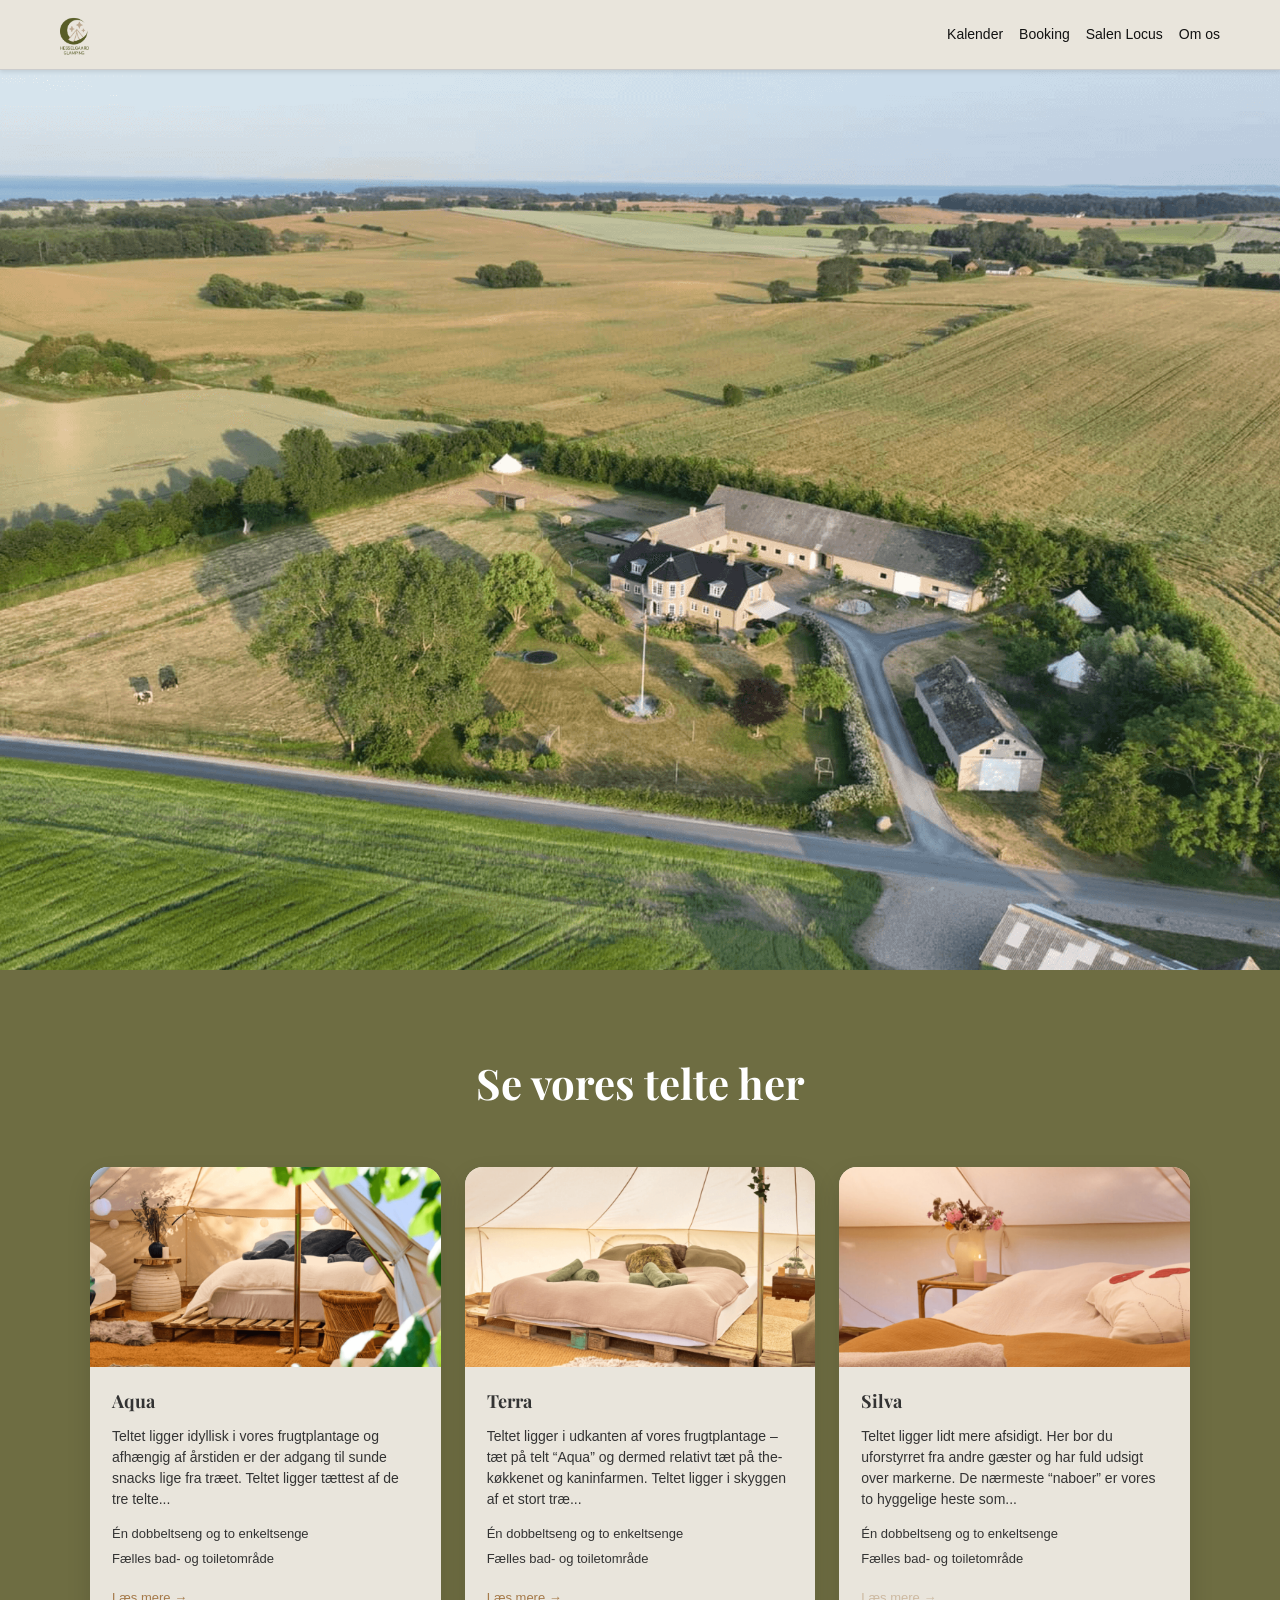
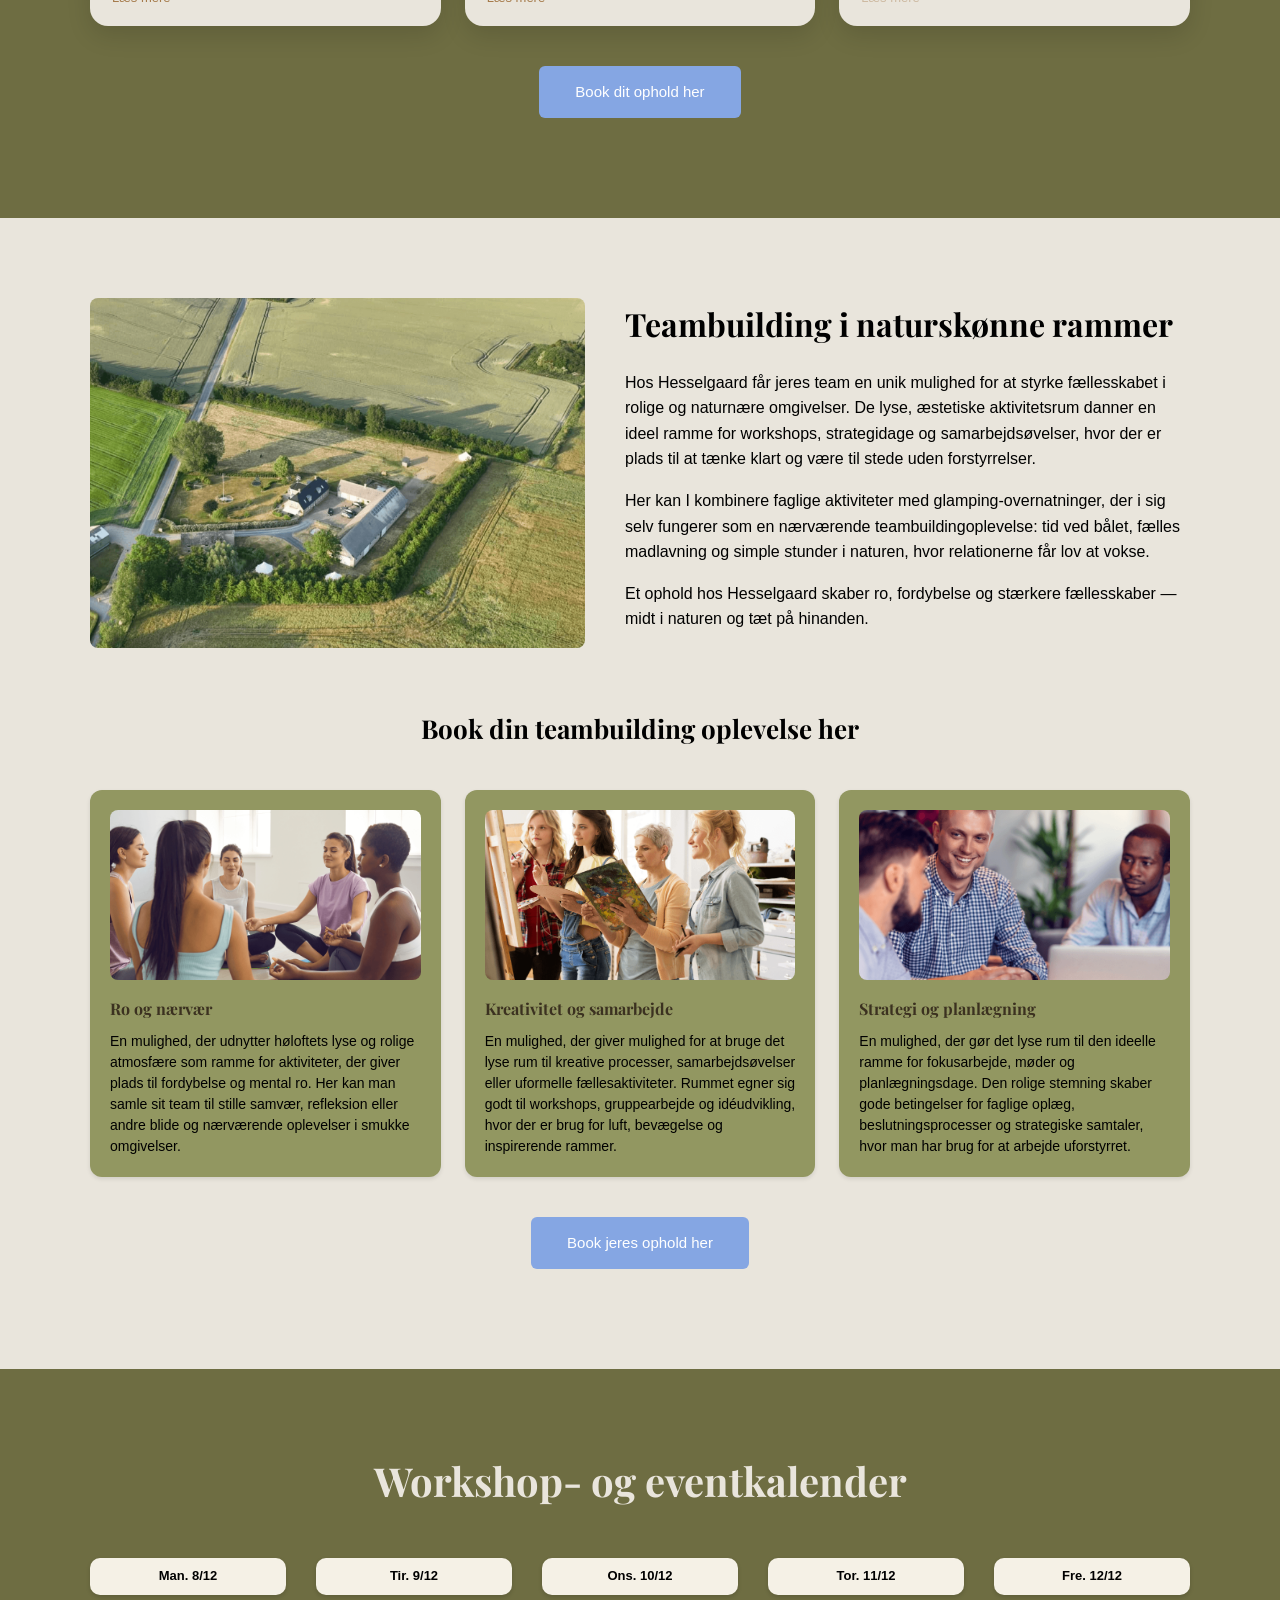
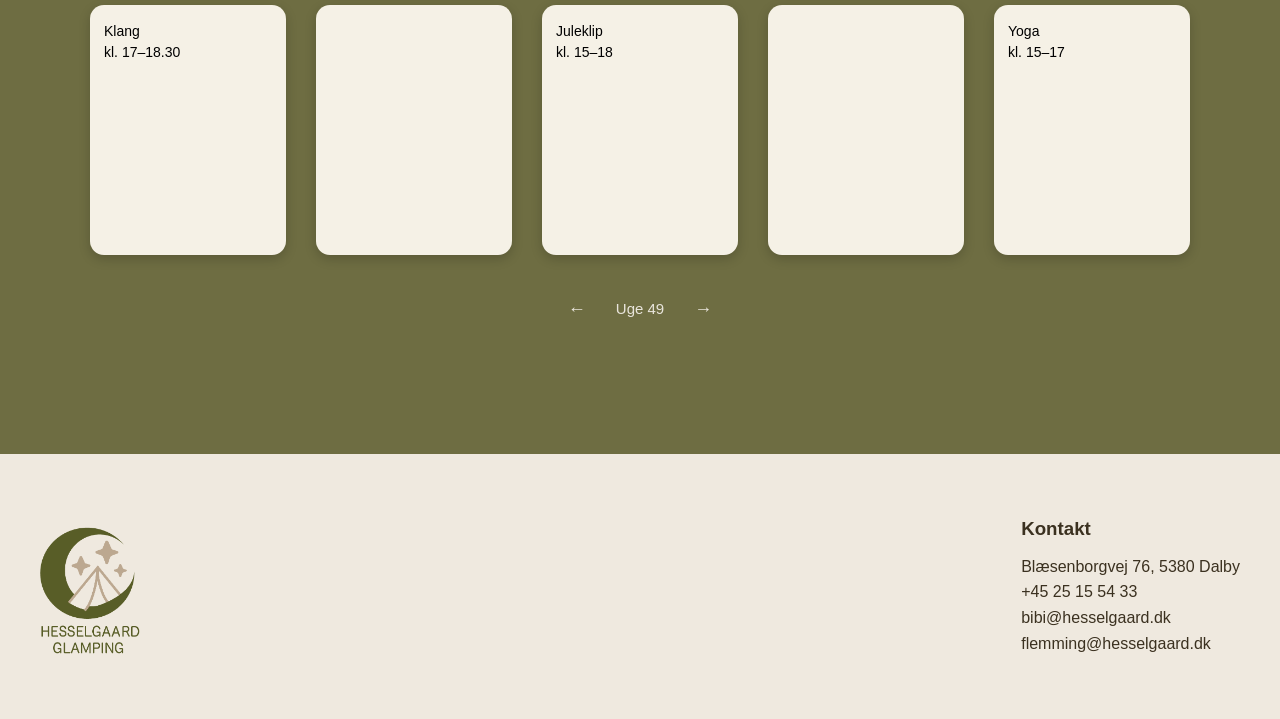
<file: index.html>
<!DOCTYPE html>
<html lang="da">
<head>
  <meta charset="UTF-8">
  <meta name="viewport" content="width=device-width, initial-scale=1.0">
  <title>Hesselgaard Glamping</title>
  <link href="https://fonts.googleapis.com/css2?family=Playfair+Display:wght@400;600&family=Poppins:wght@300;400;500&display=swap" rel="stylesheet">
  <link rel="stylesheet" href="style.css">
</head>
<body>
  <header class="navbar">
    <div class="navbarlogo">
      <img src="nyebilleder/logo--with-text.png" alt="Hesselgaard logo" class="navbarlogo--img">
    </div>

    <button class="burger" type="button" aria-label="Åbn menu" aria-controls="primary-navigation" aria-expanded="false" data-burger>
      <span class="burger__bar" aria-hidden="true"></span>
      <span class="burger__bar" aria-hidden="true"></span>
      <span class="burger__bar" aria-hidden="true"></span>
    </button>

    <nav class="navbar-links" id="primary-navigation" data-nav>
      <a href="#">Kalender</a>
      <a href="teambooking.html">Booking</a>
      <a href="locus.html">Salen Locus</a>
      <a href="omos.html">Om os</a>
    </nav>
  </header>
  <main>
    <section class="hero">
      <img src="nyebilleder/hesselgaard-1.png" alt="Hesselgaard forside" class="hero-img">
    </section>
  
    <section class="tents-section">
      <div class="tents-container">
        <h2 class="tents-heading">Se vores telte her</h2>

        <div class="tents-grid">
          <article class="tent-card">
            <img src="nyebilleder/aqua.png" alt="Teltet Aqua" class="tent-image">
            <div class="tent-content">
              <h3>Aqua</h3>
              <p>
                Teltet ligger idyllisk i vores frugtplantage og afhængig af årstiden er der adgang
                til sunde snacks lige fra træet. Teltet ligger tættest af de tre telte...
              </p>

              <ul class="tent-features">
                <li>Én dobbeltseng og to enkeltsenge</li>
                <li>Fælles bad- og toiletområde</li>
              </ul>

              <a href="#" class="tent-readmore">Læs mere →</a>
            </div>
          </article>

          <article class="tent-card">
            <img src="nyebilleder/terra.png" alt="Teltet Terra" class="tent-image">
            <div class="tent-content">
              <h3>Terra</h3>
              <p>
                Teltet ligger i udkanten af vores frugtplantage – tæt på telt “Aqua” og dermed relativt
                tæt på the-køkkenet og kaninfarmen. Teltet ligger i skyggen af et stort træ...
              </p>

              <ul class="tent-features">
                <li>Én dobbeltseng og to enkeltsenge</li>
                <li>Fælles bad- og toiletområde</li>
              </ul>

              <a href="#" class="tent-readmore">Læs mere →</a>
            </div>
          </article>

          <article class="tent-card">
            <img src="nyebilleder/silva.png" alt="Teltet Silva" class="tent-image">
            <div class="tent-content">
              <h3>Silva</h3>
              <p>
                Teltet ligger lidt mere afsidigt. Her bor du uforstyrret fra andre gæster og har fuld
                udsigt over markerne. De nærmeste “naboer” er vores to hyggelige heste som...
              </p>

              <ul class="tent-features">
                <li>Én dobbeltseng og to enkeltsenge</li>
                <li>Fælles bad- og toiletområde</li>
              </ul>

              <span class="tent-readmore disabled">Læs mere →</span>
            </div>
          </article>
        </div>

        <div class="tents-cta">
          <a href="#" class="book-btn">Book dit ophold her</a>
        </div>
      </div>
    </section>

    <section class="teambuilding">
      <div class="teambuilding-container">

        <div class="teambuilding-header">
          <img src="nyebilleder/hesselgaard-ovenfra.png" alt="Teambuilding billede" class="tb-image">
          
          <div class="tb-text">
            <h2>Teambuilding i naturskønne rammer</h2>
            <p>
              Hos Hesselgaard får jeres team en unik mulighed for at styrke fællesskabet i rolige og naturnære omgivelser.
              De lyse, æstetiske aktivitetsrum danner en ideel ramme for workshops, strategidage og samarbejdsøvelser, hvor der er plads til at tænke klart og være til stede uden forstyrrelser.
            </p>
            <p>
              Her kan I kombinere faglige aktiviteter med glamping-overnatninger, der i sig selv fungerer som en nærværende teambuildingoplevelse: tid ved bålet, fælles madlavning og simple stunder i naturen, hvor relationerne får lov at vokse.
            </p>
            <p>
              Et ophold hos Hesselgaard skaber ro, fordybelse og stærkere fællesskaber — midt i naturen og tæt på hinanden.
            </p>
          </div>
        </div>

        <h3 class="tb-subheading">Book din teambuilding oplevelse her</h3>

        <div class="tb-grid">

          <article class="tb-card">
            <img src="nyebilleder/ro.png" class="tb-card-image" alt="Folk der mediterer">
            <h4>Ro og nærvær</h4>
            <p>
              En mulighed, der udnytter høloftets lyse og rolige atmosfære som ramme for aktiviteter, der giver plads til fordybelse og mental ro.
              Her kan man samle sit team til stille samvær, refleksion eller andre blide og nærværende oplevelser i smukke omgivelser.
            </p>
          </article>


          <article class="tb-card">
            <img src="nyebilleder/krea.png" class="tb-card-image" alt="En gruppe kvinder der står foran et lærred og maler">
            <h4>Kreativitet og samarbejde</h4>
            <p>
              En mulighed, der giver mulighed for at bruge det lyse rum til kreative processer, samarbejdsøvelser eller uformelle fællesaktiviteter.
              Rummet egner sig godt til workshops, gruppearbejde og idéudvikling, hvor der er brug for luft, bevægelse og inspirerende rammer.
            </p>
          </article>

          <article class="tb-card">
            <img src="nyebilleder/strat.png" class="tb-card-image" alt="Mænd, der sidder i et møde">
            <h4>Strategi og planlægning</h4>
            <p>
              En mulighed, der gør det lyse rum til den ideelle ramme for fokusarbejde, møder og planlægningsdage.
              Den rolige stemning skaber gode betingelser for faglige oplæg, beslutningsprocesser og strategiske samtaler, hvor man har brug for at arbejde uforstyrret.
            </p>
          </article>
        </div>

        <div class="tb-cta">
          <a href="#" class="tb-btn">Book jeres ophold her</a>
        </div>
      </div>
    </section>




    <section class="calendar">
      <div class="calendar-container">
        <h2 class="calendar-heading">Workshop- og eventkalender</h2>

        <div class="calendar-grid" id="calendarGrid">

          <!-- Dagene laves i JS i stedet for HTML
          <article class="calendar-day">
            <div class="day-header">Man. 1/12</div>
            <div class="day-body">
              <p>Klang<br>kl. 17–18.30</p>
            </div>
          </article>

          <article class="calendar-day">
            <div class="day-header">Tir. 3/12</div>
            <div class="day-body">

            </div>
          </article>

          <article class="calendar-day">
            <div class="day-header">Ons. 4/12</div>
            <div class="day-body">
              <p>Juleklip<br>kl. 15–18</p>
            </div>
          </article>

          <article class="calendar-day">
            <div class="day-header">Tor. 5/12</div>
            <div class="day-body"></div>
          </article>

          <article class="calendar-day">
            <div class="day-header">Fre. 6/12</div>
            <div class="day-body">
              <p>Yoga<br>kl. 15–17</p>
            </div>
          </article>
          -->
        </div>

        <div class="calendar-week-nav">
          <button class="week-arrow">&larr;</button>
          <span>Uge 49</span>
          <button class="week-arrow">&rarr;</button>
        </div>
      </div>
    </section>
  </main>

   <!-- POPUP BOX -->
  <div id="popupBox" class="popup">
    <h3></h3>
    <p></p>
    <button class="tilmeld-btn">Tilmeld dig her</button>
  </div>

  <footer class="footer__wrapper">
      <div class="logo__footer">
          <img src="images/logo--with-text.png" alt="Hesselgaards logo">
      </div>
      <div class="footer__contact">
          <h3>Kontakt</h3>
          <p>
          Blæsenborgvej 76, 5380 Dalby<br>
          +45 25 15 54 33<br>
          bibi@hesselgaard.dk<br>
          flemming@hesselgaard.dk
          </p>
      </div>
  </footer>

  <script src="JavaScript/script.js" defer></script>
  <script src="JavaScript/kalender.js" defer></script>

</body>
</html>
</file>
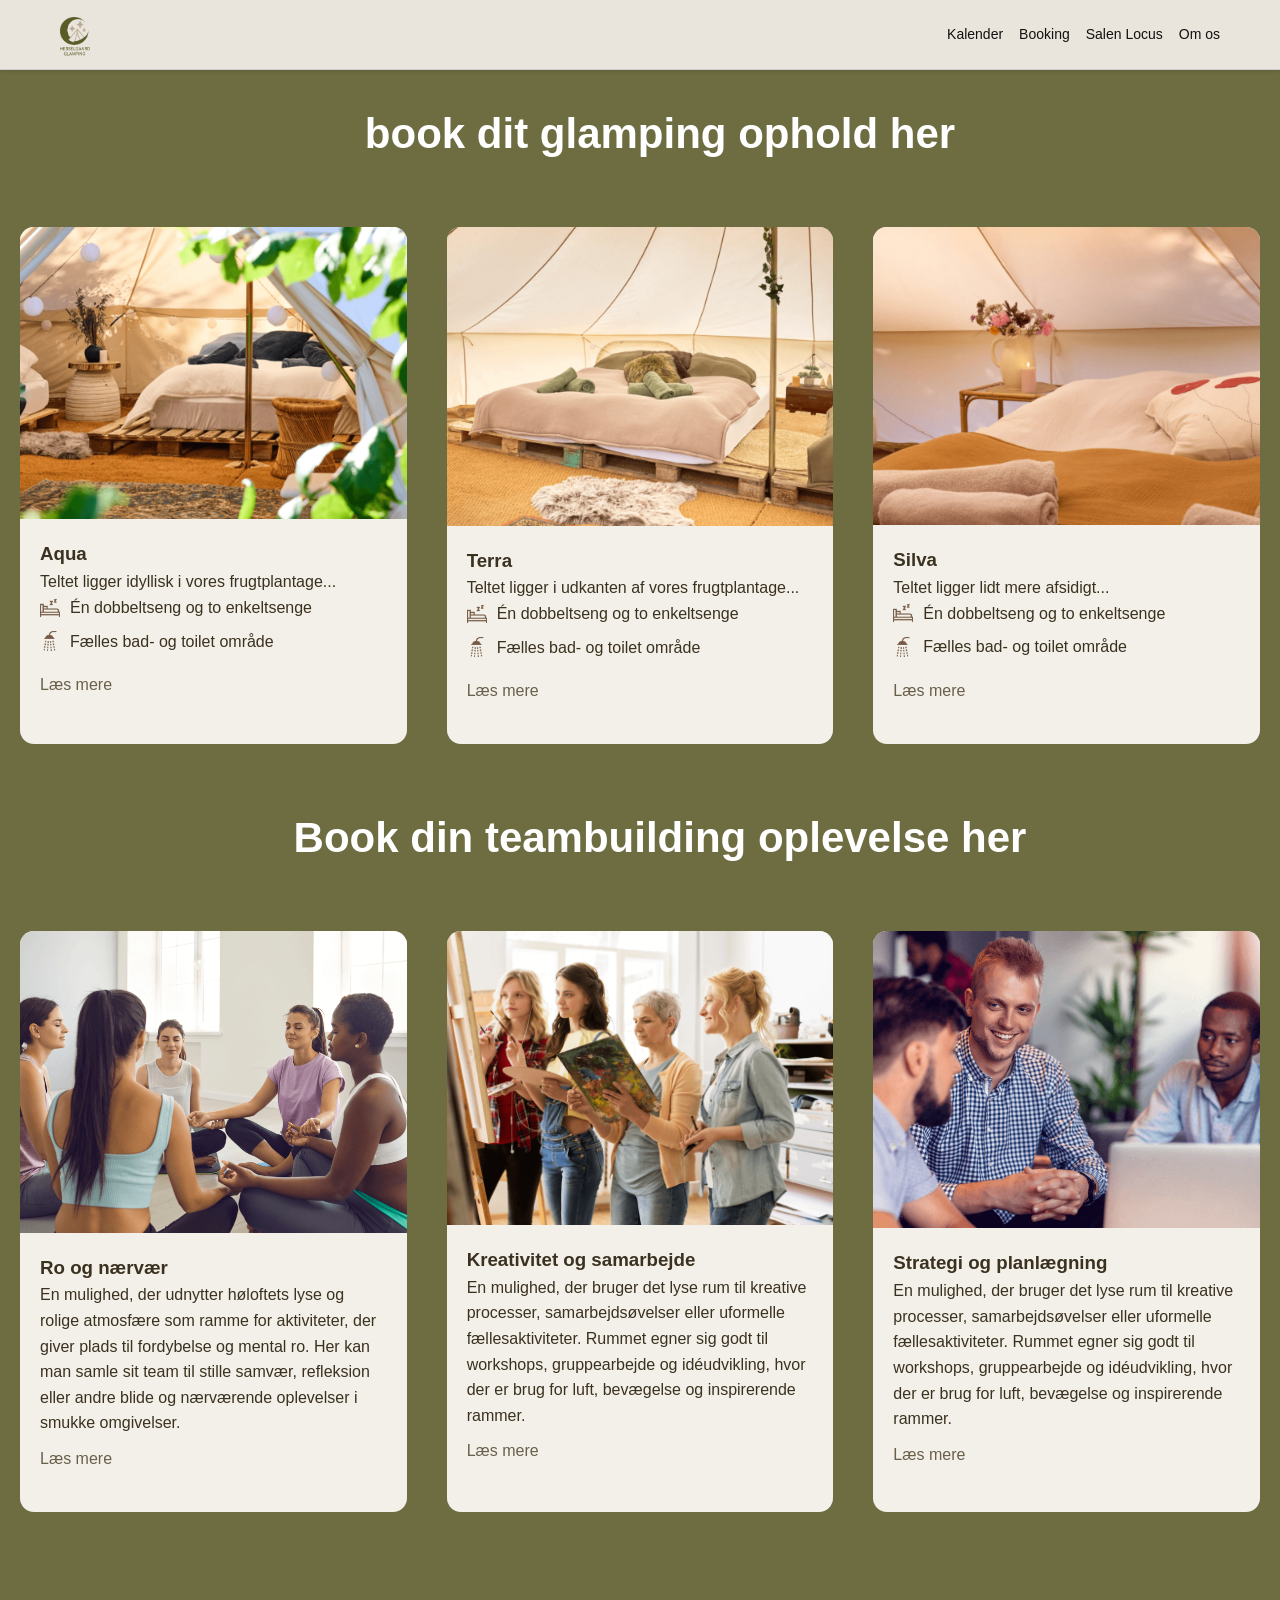
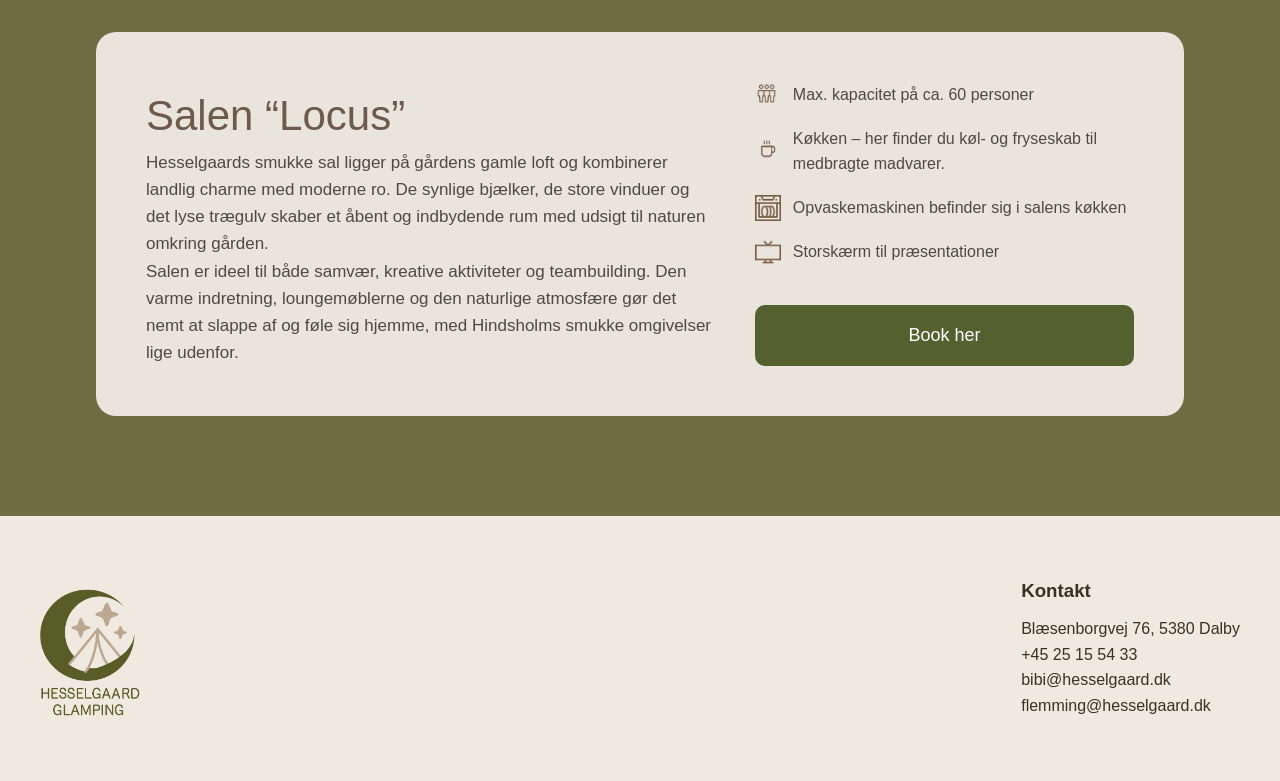
<file: teambooking.html>
<!DOCTYPE html>
<html lang="da">
<head>
  <meta charset="UTF-8">
  <title>Booking</title>
  <link rel="stylesheet" href="style.css" />
</head>
<body>
  <header class="navbar">
    <div class="navbar__logo">
      <img src="images/logo--with-text.png" alt="Hesselgaard logo" class="navbar__logo--img">
    </div>
    <nav class="navbar-links">
      <a href="#">Kalender</a>
      <a href="teambooking.html">Booking</a>
      <a href="locus.html">Salen Locus</a>
      <a href="omos.html">Om os</a>
    </nav>
  </header>
  <!-- Hvordan koder jeg dette? (prompt 11), som kan findes i Bilag 4 - AI-prompts i ekstramateriale på WiseFlow-->
  <h1>book dit glamping ophold her</h1>

  <section class="section">

    <div class="card-container-grid">

      
      <div class="card">
        <img src="nyebilleder/aqua.png" alt="Aqua glampingtelt">
        <div class="card-content">
          <h3>Aqua</h3>
          <p>Teltet ligger idyllisk i vores frugtplantage...</p>

          <div class="info-row">
            <img src="icons/seng.png" width="20" alt="seng ikon">
            <span>Én dobbeltseng og to enkeltsenge</span>
          </div>

          <div class="info-row">
            <img src="icons/shower.png" width="20" alt="bruser ikon">
            <span>Fælles bad- og toilet område</span>
          </div>

          <a href="#" class="link">Læs mere </a>
        </div>
      </div>

      <div class="card">
        <img src="nyebilleder/terra.png" alt="Terra glampingtelt">
        <div class="card-content">
          <h3>Terra</h3>
          <p>Teltet ligger i udkanten af vores frugtplantage...</p>

          <div class="info-row">
            <img src="icons/seng.png" width="20" alt="seng ikon">
            <span>Én dobbeltseng og to enkeltsenge</span>
          </div>

          <div class="info-row">
            <img src="icons/shower.png" width="20" alt="bruser ikon">
            <span>Fælles bad- og toilet område</span>
          </div>

          <a href="#" class="link">Læs mere </a>
        </div>
      </div>

     
      <div class="card">
        <img src="nyebilleder/silva.png" alt="Silva glampingtelt">
        <div class="card-content">
          <h3>Silva</h3>
          <p>Teltet ligger lidt mere afsidigt...</p>

          <div class="info-row">
            <img src="icons/seng.png" width="20" alt="seng ikon">
            <span>Én dobbeltseng og to enkeltsenge</span>
          </div>

          <div class="info-row">
            <img src="icons/shower.png" width="20" alt="bruser ikon">
            <span>Fælles bad- og toilet område</span>
          </div>

          <a href="#" class="link">Læs mere </a>
        </div>
      </div>

    </div>

  </section>
  <h1>Book din teambuilding oplevelse her</h1>
  <section class="section">

    <div class="card-container-grid">

      
      <div class="card">
        <img src="nyebilleder/ro.png" alt="Folk, der dyrker yoga">
        <div class="card-content">
          <h3>Ro og nærvær</h3>
          <p>En mulighed, der udnytter høloftets lyse og rolige atmosfære som ramme for aktiviteter, der giver plads til fordybelse og mental ro.

            Her kan man samle sit team til stille samvær, refleksion eller andre blide og nærværende oplevelser i smukke omgivelser.</p>

          
      
          <a href="#" class="link">Læs mere </a>
        </div>
      </div>

      <div class="card">
        <img src="nyebilleder/krea.png" alt="Kreativt samarbejde">
        <div class="card-content">
          <h3>Kreativitet og samarbejde</h3>
          <p>En mulighed, der bruger det lyse rum til kreative processer, samarbejdsøvelser eller uformelle fællesaktiviteter.

            Rummet egner sig godt til workshops, gruppearbejde og idéudvikling, hvor der er brug for luft, bevægelse og inspirerende rammer.</p>

         

          <a href="#" class="link">Læs mere </a>
        </div>
      </div>

     
      <div class="card">
        <img src="nyebilleder/strat.png" alt="Strategisk møde">
        <div class="card-content">
          <h3>Strategi og planlægning</h3>
          <p>En mulighed, der bruger det lyse rum til kreative processer, samarbejdsøvelser eller uformelle fællesaktiviteter.

            Rummet egner sig godt til workshops, gruppearbejde og idéudvikling, hvor der er brug for luft, bevægelse og inspirerende rammer.</p>

          

          <a href="#" class="link">Læs mere </a>
        </div>
      </div>

    </div>

  </section>

  <section class="locus-section">
    <div class="locus-container">

        <div class="locus-left">
            <h2>Salen “Locus”</h2>

            <p>
                Hesselgaards smukke sal ligger på gårdens gamle loft og kombinerer landlig charme 
                med moderne ro. De synlige bjælker, de store vinduer og det lyse trægulv skaber 
                et åbent og indbydende rum med udsigt til naturen omkring gården.
            </p>

            <p>
                Salen er ideel til både samvær, kreative aktiviteter og teambuilding. Den varme 
                indretning, loungemøblerne og den naturlige atmosfære gør det nemt at slappe af og 
                føle sig hjemme, med Hindsholms smukke omgivelser lige udenfor.
            </p>
        </div>

        <div class="locus-right">
            <ul class="locus-features">
                <li>
                    <img src="icons/people.png" alt="en gruppe af mennesker ikon">
                    Max. kapacitet på ca. 60 personer
                </li>
                <li>
                    <img src="icons/kaffe.png" alt="kaffekop ikon">
                    Køkken – her finder du køl- og fryseskab til medbragte madvarer.
                </li>
                <li>
                    <img src="icons/dishwasher.png" alt="opvaskemaskine ikon">
                    Opvaskemaskinen befinder sig i salens køkken
                </li>
                <li>
                    <img src="icons/tv.png" alt="tv ikon">
                    Storskærm til præsentationer
                </li>
            </ul>

            <a href="#" class="book-button">Book her</a>
        </div>

    </div>
</section>
<footer class="footer__wrapper">
    <div class="logo__footer">
        <img src="nyebilleder/logo--with-text.png" alt="Hesselgaards logo">
    </div>
    <div class="footer__contact">
        <h3>Kontakt</h3>
        <p>
        Blæsenborgvej 76, 5380 Dalby<br>
        +45 25 15 54 33<br>
        bibi@hesselgaard.dk<br>
        flemming@hesselgaard.dk
        </p>
    </div>
</footer>

</body>
</html>
</file>
<file: style.css>
* {
  margin: 0;
  padding: 0;
  box-sizing: border-box;
}

body {
  font-family: "Poppins", sans-serif;
  background-color: #f8f5eb;
  color: #111;
  min-height: 100vh;
}

.navbar {
  display: flex;
  justify-content: space-between;
  align-items: center;
  padding: 20px;
  border-bottom: 1px solid #ccc;
}

.navbarlogo {
  display: flex;
  align-items: center;
}

.navbarlogo--img {
  height: 42px;
}

.burger {
  display: none;
  width: 44px;
  height: 44px;
  border: 1px solid #111;
  background: transparent;
  border-radius: 4px;
  cursor: pointer;
  padding: 8px;
}

.burger__bar {
  display: block;
  width: 100%;
  height: 3px;
  background: #111;
}

.burger__bar + .burger__bar {
  margin-top: 6px;
}

.navbar-links {
  display: flex;
  gap: 16px;
  font-size: 14px;
}

.navbar-links a {
  color: #111;
  text-decoration: none;
}

@media (max-width: 900px) {
  .burger {
    display: block;
  }

  .navbar-links {
    position: absolute;
    top: 80px;
    right: 20px;
    flex-direction: column;
    background: #fff;
    border: 1px solid #111;
    padding: 18px;
    width: min(320px, 80vw);
    transform: translateX(120%);
    transition: transform 0.2s ease;
    gap: 12px;
  }

  .navbar-links.open {
    transform: translateX(0);
  }

}

/* FÆLLES BODY OG GENERELT */

* {
  margin: 0;
  padding: 0;
  box-sizing: border-box;
}

body {
  margin: 0;
  min-height: 100vh;
  color: #3b3120;
  font-family: Arial, sans-serif;
  line-height: 1.6;
  background-color: #6E6D42;
  padding-top: 100px;
}

/* FÆLLES HEADER */
.navbar {
  position: fixed;
  top: 0;
  left: 0;
  width: 100%;
  height: 70px;
  padding: 0 60px;
  background-color: #E9E5DC; 
  display: flex;
  align-items: center;
  justify-content: space-between;
  z-index: 10;
  box-shadow: 0 2px 4px rgba(0,0,0,0.1);
}

.navbar__logo {
  display: flex;
  align-items: center;
}

.navbar__logo--img {
  height: 44px;   
  width: auto;
}

.navbar__links {
  display: flex;
  gap: 32px;
  font-size: 14px;
}

.navbar__links a {
  text-decoration: none;
  color: #333;
  letter-spacing: 0.03em;
}

.navbar__links a:hover {
  text-decoration: underline;
}

/* FÆLLES FOOTER */
.footer__wrapper {
    background: #EFE9DF;
    padding: 60px 40px;
    display: flex;
    justify-content: space-between;
    margin-top: 40px;
}

.logo__footer {
    width: 100px;
}

.footer__contact h3 {
    margin-bottom: 10px;
}

/* --------------------------------------------------------------------------------------- */

/* MEGANS CSS */
.card {
    background: #f2f0e8;
    border-radius: 14px;
    overflow: hidden;
    width: 320px;
    padding-bottom: 20px;
}

.card-content {
    padding: 20px;
}

.info-row {
    display: flex;
    align-items: center;
    gap: 10px;
    margin-bottom: 8px;
}

.link {
    display: inline-block;
    margin-top: 10px;
    text-decoration: none;
    color: #6a5f4b;
    font-weight: 500;
}

.card-container  {
  display: flex;
}

.card-container-grid {
    display: grid;
    grid-template-columns: repeat(3, 1fr);
    gap: 24px;
    justify-items: center;   
}
.section {
    max-width: 1400px;
    margin: auto;
    padding: 60px 20px;
}

.card-container-grid {
    display: grid;
    grid-template-columns: repeat(3, minmax(360px, 1fr));
    gap: 40px;
}

.card {
    width: 100%;
    max-width: 420px;
}
h1 {
    color: #ffffff; 
    font-size: 42px;
    margin-left: 40px;
    text-align: center;
}
.locus-section {
   
    padding: 60px 0;
}

.locus-container {
    width: 85%;
    margin: 0 auto;
    background: #e9e5dc; 
    padding: 50px;
    border-radius: 20px;
    display: flex;
    gap: 40px;
    
}

.locus-left {
    width: 60%;
}

.locus-left h2 {
    font-size: 42px;
    font-weight: 500;
    color: #6d5a4a; 
    margin-top: 0;
}

.locus-left p {
    font-size: 17px;
    line-height: 1.6;
    color: #4e4a41;
}

.locus-right {
    width: 40%;
    display: flex;
    flex-direction: column;
    justify-content: space-between;
}

.locus-features {
    list-style: none;
    padding: 0;
    margin: 0;
}

.locus-features li {
    display: flex;
    align-items: center;
    gap: 12px;
    margin-bottom: 18px;
    font-size: 16px;
    color: #4e4a41;
}

.locus-features img {
    width: 26px;
    height: 26px;
}

.book-button {
    background: #55602f;
    color: white;
    padding: 16px 40px;
    text-decoration: none;
    font-size: 18px;
    border-radius: 10px;
    display: inline-block;
    text-align: center;
}

/* --------------------------------------------------------------------------------------- */

/* CECILIES CSS */

/* Om salen */
.locus__header {
  color: #474C1F;
  text-align: left;
  padding-top: 15px;
  margin-left: 0px;
  padding-bottom: 30px;
}

.locus__wrapper {
    max-width: 100%;
    margin: 40px;
    display: grid;
    grid-template-columns: 1fr 1fr;
    gap: 40px;
    background: #E9E5DC;
    padding: 40px;
    border-radius: 10px;
}

.locus__text-box h1 {
    font-size: 42px;
    margin-bottom: 0px;
}

.locus__text {
    margin-bottom: 80px;
    line-height: 1.5rem;
}

.locus__icon-list {
    margin-top: 20px;
    padding-left: 20px;
}

.locus__icon-list li {
    margin-bottom: 10px;
}

/* Billedgalleri */
.locus__images img {
    width: 100%;
    border-radius: 8px;
}

.locus__small-images {
    display: flex;
    gap: 12px;
    margin-top: 15px;
}

.locus__small-images img {
    width: 120px;
    height: 80px;
    object-fit: cover;
    border-radius: 6px;
}

.locus__aerial-section img {
    width: 95.5%;
    height: 600px;
    margin-left: 40px;
    margin-right: 40px;
    border-radius: 10px;
    object-fit: cover;

    /* Modal koden til billeder galleri Nima */
}
.image-modal {
  position: fixed;
  inset: 0;
  display: none;          /* VIGTIGT: gem som standard */
  align-items: center;
  justify-content: center;
  z-index: 2000;
}

.image-modal--visible {
  display: flex;          /* Vises først når denne klasse tilføjes */
}

.image-modal__overlay {
  position: absolute;
  inset: 0;
  background: rgba(0, 0, 0, 0.7);
}

.image-modal__content {
  position: relative;
  max-width: min(92vw, 1100px);
  width: 100%;
  border-radius: 18px;
  overflow: hidden;
  background: #111;
}

.image-modal__img {
  width: 100%;
  max-height: 80vh;
  object-fit: cover;
}

/* knapperne */
.image-modal__close,
.image-modal__arrow {
  /* dine eksisterende styles er fine */
}



/* Nedenstående CSS til bookingformularen (inkl. kalender) er lavet med hjælp fra ChatGPT (t.o.m. ".locus-calender td")
    Promt og svar kan ses i bilag 4 - AI-promts (prompt 15), som findes under ekstramaterialer på Wiseflow  */

.form-calendar-wrapper {
    max-width: 95.5%;
    margin: 40px auto;
    display: grid;
    grid-template-columns: 1.2fr 1fr;
    gap: 40px;
    background: #E9E5DC;
    padding: 40px;
    border-radius: 8px;
}

.booking-form input,
.booking-form select {
    width: 100%;
    padding: 12px;
    margin-bottom: 12px;
    border: none;
    border-radius: 6px;
    border: #6E6D42 0.125px solid;
}

select {
  width: 100%;
  padding: 14px 16px;
  border-radius: 12px;
  border: 1px solid #ccc;
  background-color: #fff;
  font-size: 16px;
  appearance: none;     
  cursor: pointer;
}

select:focus {
  outline: none;
  border-color: #6E6D42;
}


select {
  background-image: url("data:image/svg+xml;utf8,<svg fill='%236E6D42' height='24' viewBox='0 0 24 24' width='24' xmlns='http://www.w3.org/2000/svg'><path d='M7 10l5 5 5-5z'/></svg>");
  background-repeat: no-repeat;
  background-position: right 14px center;
}


button {
  display: inline-block;
  padding: 14px 36px;
  background-color: #85A6E3; 
  color: #ffffff;
  border-radius: 6px;
  text-decoration: none;
  font-size: 15px;
}


.phone-row {
    display: flex;
    gap: 10px;
}

.calendar-box {
    background: #F6F2EB;
    border: #6E6D42 0.125px solid;
    padding: 20px;
    border-radius: 8px;
}

.cal-header {
    text-align: center;
    font-weight: bold;
    margin-bottom: 10px;
}

.locus-calendar {
    width: 100%;
    border-collapse: collapse;
    text-align: center;
}

.locus-calendar th, .locus-calendar td {
    padding: 10px 0;
}

.locus-calendar td {
    background: #F6F2EB;
    border-radius: 4px;
}

/* --------------------------------------------------------------------------------------- */

/* SELINS CSS */

img {
  max-width: 100%;
  height: auto;
  display: block;
}

a {
  color: inherit;
  text-decoration: none;
}

.wrapper {
  max-width: 1200px;
  margin: 0 auto;
  padding: 0 1rem;
}

.brand {
  display: inline-flex;
  align-items: center;
}

.brand img {
  height: 56px;
}

.content {
  padding: 3rem 0;
  color: #fffbea;
}

.intro-wrapper {
  display: flex;
  flex-wrap: wrap;
  gap: 1.5rem;
  align-items: stretch;
  padding: 40px;
}

.intro-media {
  flex: 1 1 320px;
}

.intro-media img {
  border-radius: 16px;
  border: 4px solid rgba(255, 255, 255, 0.2);
}

.intro-copy {
  flex: 1 1 320px;
  background: #5a5735;
  border-radius: 16px;
  padding: 1.5rem;
}

.intro-copy h1 {
  margin-top: 0;
  font-size: 2.2rem;
}

.eyebrow {
  text-transform: uppercase;
  font-size: 0.8rem;
  letter-spacing: 0.2em;
  margin-bottom: 0.5rem;
  color: #ddd4bb;
}

.team-wrapper {
  margin-top: 2rem;
  display: flex;
  flex-wrap: wrap;
  gap: 1.5rem;
  padding: 40px;
}

.team-card {
  flex: 1 1 300px;
  background: #f7f3ec;
  border: 1px solid #e0d7c7;
  border-radius: 16px;
  overflow: hidden;
}

.team-image img {
  width: 100%;
}

.team-body {
  padding: 1.25rem;
  color: #3b3120;
}

.team-body h2 {
  margin: 0 0 0.5rem;
  font-size: 1.2rem;
}

.team-body a {
  font-weight: 600;
}

.brand-name {
  margin: 0;
  font-weight: 700;
}

@media (max-width: 720px) {
  .page-header .wrapper {
    flex-direction: column;
    gap: 1rem;
  }

  nav ul {
    flex-wrap: wrap;
    justify-content: center;
  }
}

/* --------------------------------------------------------------------------------------- */

/* NIMAS CSS */

.hero {
  margin-top: -30px; 
  width: 100%;
  overflow: hidden;
}

.hero-img {
  width: 100%;
  height: 900px;
  display: block;
}

/* TELTE-SEKTION */
.tents-section {
  padding: 80px 40px 100px;
  background-color: #6E6D42; 
  color: #ffffff;
}

.tents-container {
  max-width: 1100px;
  margin: 0 auto;
}

.tents-heading {
  font-family: "Playfair Display", serif;
  font-size: clamp(32px, 4vw, 42px);
  text-align: center;
  margin-bottom: 50px;
}

/* GRID MED 3 KORT */
.tents-grid {
  display: grid;
  grid-template-columns: repeat(3, 1fr);
  gap: 24px;
  margin-bottom: 40px;
}

.tent-card {
  background-color: #E9E5DC;
  border-radius: 18px;
  overflow: hidden; /* Runding til billedet */
  display: flex;
  flex-direction: column;
  box-shadow: 0 10px 25px rgba(0, 0, 0, 0.12);
}

/* Billede øverst på kortet */
.tent-image {
  width: 100%;
  height: 200px;
  object-fit: cover;
  display: block;
}

/* Indholdet i kortet */
.tent-content {
  padding: 20px 22px 18px;
  color: #333;
  font-size: 14px;
}

.tent-content h3 {
  font-family: "Playfair Display", serif;
  font-size: 18px;
  margin-bottom: 10px;
}

.tent-content p {
  line-height: 1.5;
  margin-bottom: 14px;
}

/* Features-listen */
.tent-features {
  list-style: none;
  padding: 0;
  margin: 0 0 16px;
}

.tent-features li {
  font-size: 13px;
  margin-bottom: 4px;
}

/* "Læs mere" linket nederst */
.tent-readmore {
  font-size: 13px;
  text-decoration: none;
  color: #A57A4A; 
}

.tent-readmore:hover {
  text-decoration: underline;
}

.tent-readmore.disabled {
  opacity: 0.4;
  pointer-events: none;
}

/* CTA-knap nederst */
.tents-cta {
  display: flex;
  justify-content: center;
  margin-top: 10px;
}

.book-btn {
  display: inline-block;
  padding: 14px 36px;
  background-color: #85A6E3; 
  color: #ffffff;
  border-radius: 6px;
  text-decoration: none;
  font-size: 15px;
}

.book-btn:hover {
  filter: brightness(1.05);
}
/* TEAMBUILDING SEKTION */
.teambuilding {
  background-color: #E9E5DC; 
  padding: 80px 40px 100px;
}

.teambuilding-container {
  max-width: 1100px;
  margin: 0 auto;
}

/* top billede + tekst side om side */
.teambuilding-header {
  display: flex;
  gap: 40px;
  margin-bottom: 60px;
}

.tb-image {
  width: 45%;
  border-radius: 8px;
  object-fit: cover;
}

.tb-text {
  width: 55%;
}

.tb-text h2 {
  font-family: "Playfair Display", serif;
  font-size: 32px;
  margin-bottom: 20px;
  color: #000000;
}

.tb-text p {
  margin-bottom: 16px;
  line-height: 1.6;
  color: #000000;
}

/* Overskrift før kortene */
.tb-subheading {
  text-align: center;
  font-family: "Playfair Display", serif;
  font-size: 26px;
  margin-bottom: 40px;
  color: #000000;
}

/* GRID MED 3 KORT */
.tb-grid {
  display: grid;
  grid-template-columns: repeat(3, 1fr);
  gap: 24px;
  margin-bottom: 40px;
}

.tb-card {
  background-color: #929761; 
  padding: 20px;
  border-radius: 12px;
  box-shadow: 0 2px 4px rgba(0,0,0,0.1);
}

.tb-card-image {
  width: 100%;
  height: 170px;
  object-fit: cover;
  border-radius: 8px;
  margin-bottom: 16px;
}

.tb-card h4 {
  font-family: "Playfair Display", serif;
  margin-bottom: 10px;
}

.tb-card p {
  font-size: 14px;
  line-height: 1.5;
  color: #000000;
}

/* CTA KNAP */
.tb-cta {
  text-align: center;
  margin-top: 30px;
}

.tb-btn {
  display: inline-block;
  padding: 14px 36px;
  background-color: #85A6E3; 
  color: #ffffff;
  border-radius: 6px;
  text-decoration: none;
  font-size: 15px;
}

.tb-btn:hover {
  filter: brightness(1.06);
}

/* FOOTER */
.footer {
  background-color: #E9E5DC;
  padding: 40px 40px 50px;
}

.calendar {
  background-color: #6E6D42; 
  padding: 80px 40px 90px;
  color: #E9E5DC;
}

.calendar-container {
  max-width: 1100px;
  margin: 0 auto;
}

.calendar-heading {
  font-family: "Playfair Display", serif;
  font-size: clamp(32px, 4vw, 40px);
  text-align: center;
  margin-bottom: 45px;
}

.calendar-grid {
  display: grid;
  grid-template-columns: repeat(5, 1fr);
  gap: 30px;
  margin-bottom: 40px;
}

.calendar-day {
  display: flex;
  flex-direction: column;
  gap: 10px;
}

.day-header {
  background-color: #F5F1E6; 
  color: #000000;
  padding: 8px 14px;
  font-size: 13px;
  font-weight: 600;
  text-align: center;
  border-radius: 10px;
  box-shadow: 0 2px 4px rgba(0,0,0,0.15);
}

.day-body {
  background-color: #F5F1E6;
  padding: 16px 14px;
  min-height: 250px;
  border-radius: 14px;
  font-size: 14px;
  color: #000;
  line-height: 1.5;
  box-shadow: 0 4px 12px rgba(0,0,0,0.18);
  display: flex;
  align-items: flex-start;
}

.calendar-week-nav {
  display: flex;
  justify-content: center;
  align-items: center;
  gap: 20px;
  font-size: 15px;
  margin-top: 10px;
}

.week-arrow {
  background: none;
  border: none;
  color: #E9E5DC;
  font-size: 18px;
  cursor: pointer;
  padding: 4px 10px;
  transition: opacity 0.2s;
}

.week-arrow:hover {
  opacity: 0.7;
}

.popup {
  display: none;
  background: #f7f4ee;
  padding: 20px;
  border-radius: 12px;
  position: fixed;
  top: 20%;
  left: 50%;
  transform: translateX(-50%);
  box-shadow: 0 4px 12px rgba(0,0,0,0.2);
  width: 260px;
  z-index: 10;
}

.tilmeld-btn {
margin-top: 10px;
background-color: #85A6E3;
padding: 10px 20px;
border: none;
border-radius: 10px;
font-size: 1rem;
cursor: pointer;
}
</file>
